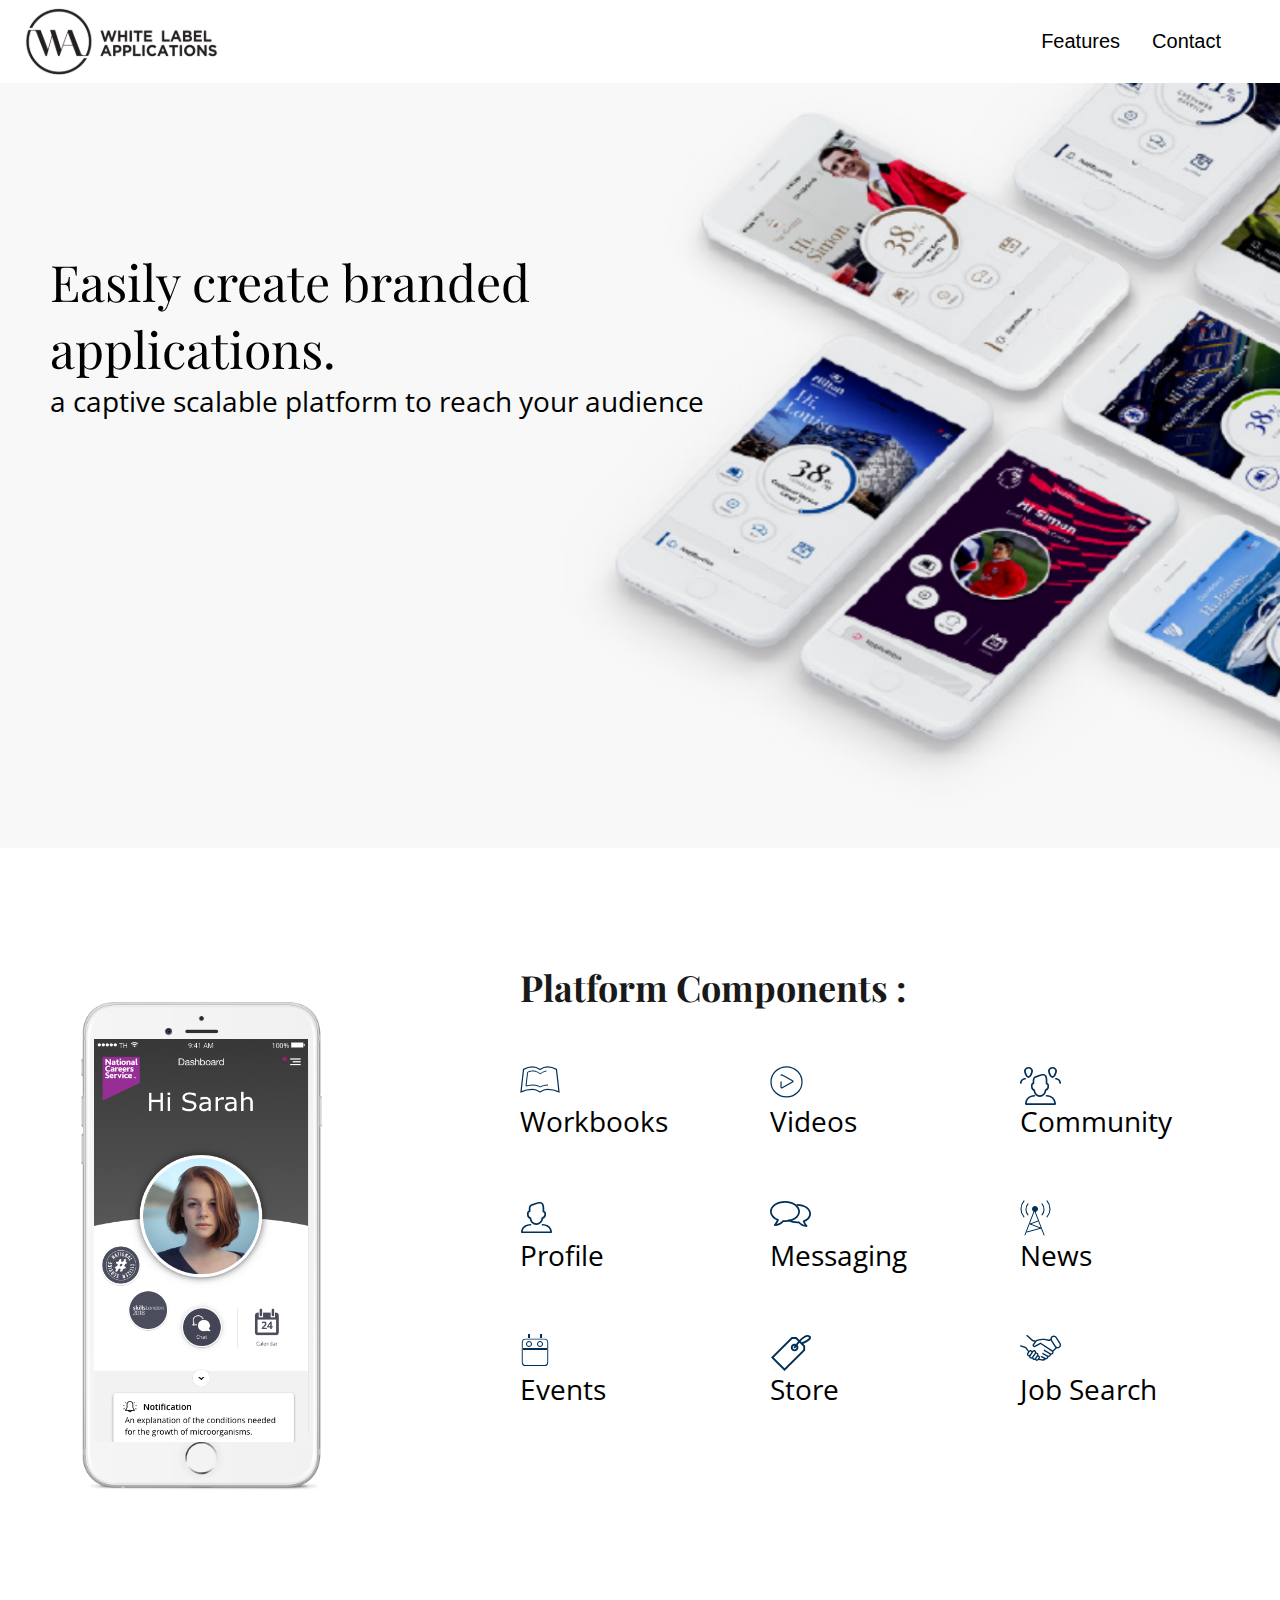
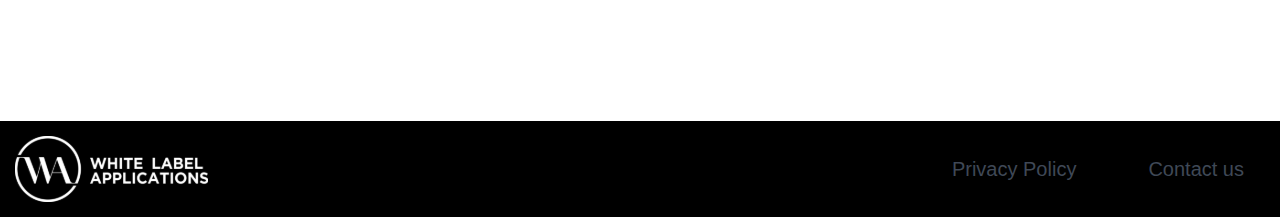
<file: index.html>
<!DOCTYPE html>
<html lang="en">
<head>
    <meta charset="UTF-8">
    <meta name="viewport" content="width=device-width, initial-scale=1.0">
    <meta http-equiv="X-UA-Compatible" content="ie=edge">
    <link rel="stylesheet" href="style.css">
    <link href="https://fonts.googleapis.com/css2?family=Open+Sans:ital,wght@0,300;0,400;0,700;1,300;1,400;1,600&family=Playfair+Display:wght@400;500;700&display=swap" rel="stylesheet">
    <title>White Label</title>
</head>
<body>
    <!-- Header======== -->
    <header>
        <div class="logo">
            <a href="#" data-show="#index">
                <img src="assets/img/logo.svg" alt="">
            </a>
        </div>

        <nav>
            <ul class="nav">
                <li><a href="#" data-show="#index">Features</a></li>
                <li><a href="#" data-show="#contact">Contact</a></li>
            </ul>
        </nav>
    </header>
    <!-- Header End==========-- -->

        <div id="index" class="active">
            <!-- Features__intro -->
            <div class="features__intro">
                <div class="features__main__text">
                    <h1>Easily create branded<br> applications.</h1>
                    <h3>a captive scalable platform to reach your audience </h3>
                </div>
            </div>
            <!-- Features__intro END -->

            <!-- Platform__components -->
            <div class="platform__components">
                <div class="bigger__container">
                    <div class="platform__components__inner">
                        <div class="platform__components__left">
                            <img src="assets/img/phone.svg" alt="">
                        </div>

                        <div class="platform__components__right">
                            <div class="platform__components__right__header">
                                <h4>Platform Components :</h4>
                            </div>
                            
                            <div class="platform__components__right__inner">
                                <div class="platform__components__right__col">
                                    <div class="rigt__col__item">
                                        <div class="rigt__col__item__icon">
                                            <img src="assets/img/platform__components/1.svg" alt="">
                                        </div>
                                        <p>Workbooks</p>
                                    </div>

                                    <div class="rigt__col__item">
                                        <div class="rigt__col__item__icon">
                                            <img src="assets/img/platform__components/2.svg" alt="">
                                        </div>
                                        <p>Profile</p>
                                    </div>

                                    <div class="rigt__col__item">
                                        <div class="rigt__col__item__icon">
                                            <img src="assets/img/platform__components/3.svg" alt="">
                                        </div>
                                        <p>Events</p>
                                    </div>

                                </div>
                                <div class="platform__components__right__col">
                                    <div class="rigt__col__item">
                                        <div class="rigt__col__item__icon">
                                            <img src="assets/img/platform__components/4.svg" alt="">
                                        </div>
                                        <p>Videos</p>
                                    </div>

                                    <div class="rigt__col__item">
                                        <div class="rigt__col__item__icon">
                                            <img src="assets/img/platform__components/5.svg" alt="">
                                        </div>
                                        <p>Messaging</p>
                                    </div>

                                    <div class="rigt__col__item">
                                        <div class="rigt__col__item__icon">
                                            <img src="assets/img/platform__components/6.svg" alt="">
                                        </div>
                                        <p>Store</p>
                                    </div>
                                </div>
                                
                                <div class="platform__components__right__col">
                                    <div class="rigt__col__item">
                                        <div class="rigt__col__item__icon">
                                            <img src="assets/img/platform__components/7.svg" alt="">
                                        </div>
                                        <p>Community</p>
                                    </div>

                                    <div class="rigt__col__item">
                                        <div class="rigt__col__item__icon">
                                            <img src="assets/img/platform__components/8.svg" alt="">
                                        </div>
                                        <p>News</p>
                                    </div>

                                    <div class="rigt__col__item">
                                        <div class="rigt__col__item__icon">
                                            <img src="assets/img/platform__components/9.svg" alt="">
                                        </div>
                                        <p>Job Search</p>
                                    </div>
                                </div>
                            </div>
                        </div>
                    </div>
                </div>
            </div>
            <!-- Platform__components END -->
        </div>

        <div id="contact">
            <!-- Address -->
            <div class="address">
                <div class="address__header">
                    <h1>A dedicated team just a click away</h1>
                    <div class="label__applications">White Label Applications S.à r.l.</div>
                    <p>Siège Socia L-1511 Luxembourg, 121, Avenue de la Faïencerie</p>
                    <p>+352 24 87 24  |  contactus@whitelabelapplications.co.uk</p>
                </div>
    
                <iframe src="https://www.google.com/maps/embed?pb=!1m16!1m12!1m3!1d10339.070314995444!2d6.114686174256175!3d49.620986258322866!2m3!1f0!2f0!3f0!3m2!1i1024!2i768!4f13.1!2m1!1sSi%C3%A8ge%20Socia%20L-1511%20Luxembourg%2C%20121%2C%20Avenue%20de%20la%20Fa%C3%AFencerie!5e0!3m2!1sru!2sua!4v1583752776181!5m2!1sru!2sua" width="600" height="450" frameborder="0" style="border:0;" allowfullscreen=""></iframe>
            </div>
            <!-- Address end -->
    
            <!-- Get in touch -->
            <div class="in__touch">
                <form action="">
                    <div class="in__touch__header">
                        <h1>Get in touch</h1>
                    
    
                        <p>Have questions about our products, need support, or want to ask about<br> anything else?  Let us know and we’ll get back to you.</p>
                    </div>
                    <div class="forms">
                        <p>Name
                        <input type="text">
                        </p>
    
                        <p>Email Address
                        <input type="text">
                        </p>
    
                        <p>Message
                        <textarea class="comment" name="comment"></textarea>    
                        </p> 
                        
                        <div class="verify">
                            <p>Please enter the following characters into the box below:</p>
                            <span>products28</span>
                            <img src="assets/img/arrows.svg" alt="">
                            <input type="text">
                        </div>
    
                        <button class="btn">Send message</button>
                    </div>
                </form>
            </div>
            <!-- Get in touch end -->
        </div>

        <div id="privacy">
            <!-- Content========== -->
            <div class="content">
                <div class="container">
                    <div class="page__header">
                        <h1>Internet Privacy Policy</h1>
                    </div>
    
                    <section class="privacy__content">
                        <article>
                            <h2 class="article__header">1. Introduction and Policy Statement</h1>
    
                            <div class="article__content">
                                <p>
                                    Lorem ipsum dolor sit amet, consectetur adipiscing elit. Nunc laoreet dui posuere dignissim egestas. Suspendisse aliquam imperdiet odio, at consectetur magna. Quisque iaculis, ante ut accumsan pulvinar, elit nulla tincidunt arcu, nec interdum purus sapien at orci. Nullam accumsan dui nec enim aliquam tristique. Nullam id urna venenatis, tempus ligula vel, pellentesque eros. Pellentesque iaculis commodo est, blandit malesuada neque efficitur eu. Cras sit amet neque risus.
                                </p>
    
                                <p>
                                    Nunc nunc orci, lobortis quis leo vitae, vestibulum bibendum arcu. Sed vehicula velit non velit porta, a ornare eros gravida. Nulla ex orci, bibendum et lorem ac, pulvinar aliquet nisi. Praesent at sapien mi. Cras tristique dolor aliquet, mollis sapien sed, suscipit leo. Nunc imperdiet lacus id mollis posuere. Suspendisse nibh tellus, volutpat non lacus non, eleifend scelerisque purus.
                                </p>
                            </div>
                        </article>
    
                        <article>
                            <h2 class="article__header">2. Data Collected</h1>
    
                            <div class="article__content">
                                <p>
                                    Lorem ipsum dolor sit amet, consectetur adipiscing elit. Nunc laoreet dui posuere dignissim egestas. Suspendisse aliquam imperdiet odio, at consectetur magna. Quisque iaculis, ante ut accumsan pulvinar, elit nulla tincidunt arcu, nec interdum purus sapien at orci. Nullam accumsan dui nec enim aliquam tristique. Nullam id urna venenatis, tempus ligula vel, pellentesque eros. Pellentesque iaculis commodo est, blandit malesuada neque efficitur eu. Cras sit amet neque risus.
                                </p>
    
                                <p>
                                    Nunc nunc orci, lobortis quis leo vitae, vestibulum bibendum arcu. Sed vehicula velit non velit porta, a ornare eros gravida. Nulla ex orci, bibendum et lorem ac, pulvinar aliquet nisi. Praesent at sapien mi. Cras tristique dolor aliquet, mollis sapien sed, suscipit leo. Nunc imperdiet lacus id mollis posuere. Suspendisse nibh tellus, volutpat non lacus non, eleifend scelerisque purus.
                                </p>
    
                                <p>
                                    Nunc nunc orci, lobortis quis leo vitae, vestibulum bibendum arcu. Sed vehicula velit non velit porta, a ornare eros gravida. Nulla ex orci, bibendum et lorem ac, pulvinar aliquet nisi. Praesent at sapien mi. Cras tristique dolor aliquet, mollis sapien sed, suscipit leo. Nunc imperdiet lacus id mollis posuere. Suspendisse nibh tellus, volutpat non lacus non, eleifend scelerisque purus.
                                </p>
                            </div>
                        </article>
    
                        <article>
                            <h2 class="article__header">3. Use of Personal Data</h2>
    
                            <div class="article__content">
                                <p>
                                    Lorem ipsum dolor sit amet, consectetur adipiscing elit. Nunc laoreet dui posuere dignissim egestas. Suspendisse aliquam imperdiet odio, at consectetur magna. Quisque iaculis, ante ut accumsan pulvinar, elit nulla tincidunt arcu, nec interdum purus sapien at orci. Nullam accumsan dui nec enim aliquam tristique. Nullam id urna venenatis, tempus ligula vel, pellentesque eros. Pellentesque iaculis commodo est, blandit malesuada neque efficitur eu. Cras sit amet neque risus.
                                </p>
    
                                <p>
                                    Nullam accumsan dui nec enim aliquam tristique.
                                </p>
    
                                <ul>
                                    <li>
                                        <p>
                                            Lorem ipsum dolor sit amet, consectetur adipiscing elit. Nunc laoreet dui posuere dignissim egestas. Suspendisse aliquam imperdiet odio, at consectetur magna.
                                        </p>
                                    </li>
    
                                    <li>
                                        <p>
                                            Lorem ipsum dolor sit amet, consectetur adipiscing elit. Nunc laoreet dui posuere dignissim egestas. Suspendisse aliquam imperdiet odio, at consectetur magna.
                                        </p>
                                    </li>
    
                                    <li>
                                        <p>
                                            Lorem ipsum dolor sit amet, consectetur adipiscing elit. Nunc laoreet dui posuere dignissim egestas. Suspendisse aliquam imperdiet odio, at consectetur magna.
                                        </p>
                                    </li>
    
                                    <li>
                                        <p>
                                            Lorem ipsum dolor sit amet, consectetur adipiscing elit. Nunc laoreet dui posuere dignissim egestas. Suspendisse aliquam imperdiet odio, at consectetur magna.
                                        </p>
                                    </li>
                                </ul>
                            </div>
                        </article>
                    </section>
                </div>    
            </div>
            <!-- Content end -->
        </div>

        <!-- Footer -->
        <footer>
            <div class="footer__inner">
                <div class="footer__logo">
                    <a href="">
                        <img src="assets/img/footer-logo.svg" alt="">
                    </a>
                </div>

                <div class="footer__text">
                    <div class="footer__text__item">
                        <ul class="footer__nav">
                            <li>
                                <a href="#" data-show="#privacy">Privacy Policy</a>
                            </li>

                            <li>
                                <a href="#" data-show="#contact">Contact us</a>
                            </li>
                        </ul>
                    </div>
                </div>
            </div>
        </footer>
        <!-- Footer END -->
    <script src="script.js"></script>
</body>
</html>
</file>
<file: style.css>
/* Main styles============== */

html {
    font-size: 15px;
  }
  
  body {
    margin: 0;
    padding: 0;
    font-family: 'Montserrat', sans-serif;
    font-size: 1rem;
  }

  #contact,
  #privacy,
  #index {
    display: none;
  }

  #index.active {
    display: block;
  }

  #contact.active {
    display: block;
  }

  #privacy.active {
    display: block;
  }
  
  *,
  ::after,
  ::before {
    margin: 0;
    padding: 0;
    box-sizing: border-box;
  }

.container {
  max-width: 970px;
  width: 100%;
  margin: 0 auto;
  padding: 0 15px;
}


/* PRIVACY PAGE======================= */
/* Header======== */
header {
  margin: 0 auto;
  max-width: 1440px;
  width: 100%;
  display: flex;
  justify-content: space-between;
  align-items: center;
  padding: 8px 43px 8px 23px;
}

.logo a img {
  display: block;
  pointer-events: none;
}

.logo a img:focus {
  outline: none;
}

.nav {
  display: flex;
  list-style-type: none;
}

.nav li a {
  color: black;
  text-decoration: none;
  padding: 8px 16px;
  font-size: 20px;
  font-weight: 500;
}

.nav li {
  position: relative;
}

.nav li::after {
  position: absolute;
  content: "";
  height: 2px;
  width: 65%;
  background-color: #000;
  bottom: 0;
  left: 18px;
  transform: scale(0);
  transition: .2s linear;
}

.nav li:hover::after{
  transform: scale(1);
}

/* Content=========== */

.content {
  margin-bottom: 230px;
  font-family: 'Open Sans', sans-serif;
}

.page__header {
  text-align: center;
  position: relative;
  margin: 170px 0 143px;
  font-family: 'Open Sans', sans-serif;
}

.page__header h1 {
  font-size: 46px;
  color: #5e657a;
  font-weight: 400;
}

.page__header::after {
  content: "";
  display: block;
  height: 2px;
  width: 300px;
  background-color: rgba(0, 0, 0, 0.05);
  position: absolute;
  top: 110px;
  left: 50%;
  transform: translateX(-50%);
  z-index: 1;
}

.article__header {
  margin-bottom: 13px;
  font-size: 18px;
  line-height: 42px;
  color: #323548;
  font-weight: 300;
}

.article__content p {
  margin-bottom: 30px;
  color: #4a4a4a;
  font-size: 14px;
  line-height: 23px;
}

.article__content p:last-child {
  margin-bottom: 0;
}

.privacy__content article {
  margin-bottom: 86px;
}

.privacy__content article:last-child {
  margin-bottom: 0;
}

.privacy__content article ul {
  margin-left: 30px;
}

.privacy__content article ul li {
  padding-left: 35px;
  margin-bottom: 14px;
}

/* Footer=========== */

footer {
  background-color: #000;
  padding: 0 0 0 15px;
}

.footer__logo a img {
  display: block;
}

.footer__inner {
  max-width: 1470px;
  width: 100%;
  margin: 0 auto;
  display: flex;
  justify-content: space-between;
  align-items: center;
  padding: 15px 0;
}

.footer__nav {
  display: flex;
  list-style-type: none;
}

.footer__nav li a {
  padding: 36px;
  text-decoration: none;
  color: #3f4856;
  font-weight: 400;
  transition: .2s linear;
  font-size: 20px;
}

.footer__nav li a:hover {
  background-color: #4a90e2;
  color: #fff;
}

/* Media for privacy page ============== */

@media (max-width: 576px) {
  .logo a img {
    width: 83%;
  }

  .footer__logo a img  {
    width: 79%;
  }

  .nav li a {
    font-size: 18px;
  }

  .page__header h1 {
    font-size: 37px;
  }

  .footer__logo {
    width: 40%;
  }

  .footer__nav li a {
    padding: 17px 13px;
    font-size: 16px;
  }
}

@media (max-width: 400px) {
  header {
    padding: 10px 10px 10px 10px;
  }

  .nav li a {
    font-size: 14px;
  }

  .article__header {
    font-size: 17px;
  }

  .content {
    margin-bottom: 150px;
  }

  article ul {
    margin-left: 20px;
  }

  article ul li {
    padding-left: 10px;
  }

  .footer__text {
    width: 60%;
  }

  .footer__nav li a {
    padding: 21px 6px;
    font-size: 14px;
  }
}









/* NEW PAGE================================ */
/* Contact Page===========================  */

.address {
  margin-top: 180px;
  font-family: 'Open Sans', sans-serif;
}

.address__header h1 {
  margin-bottom: 30px;
  color: #2f3841;
  font-size: 46px;
  font-weight: 400;
}

.address__header {
  text-align: center;
  margin-bottom: 43px;
  padding: 0 15px;
}

.address__header p {
  color: #545454;
  font-size: 16px;
  line-height: 23px;
  font-weight: 300;
  margin-bottom: 5px;
}

.label__applications {
  font-weight: 600;
  color: #4d4a6c;
  font-size: 18px;
  line-height: 23px;
}

iframe {
  width: 100%;
}

/* Get in touch=========== */
.in__touch {
  margin-top: 113px;
  margin-bottom: 300px;
  position: relative;
  padding: 0 15px;
  font-family: 'Open Sans', sans-serif;
}

.in__touch:after {
  content: "";
  display: block;
  width: 100%;
  max-width: 940px;
  height: 2px;
  background-color: rgba(0, 0, 0, 0.05);
  position: absolute;
  bottom: -120px;
  left: 50%;
  transform: translateX(-50%);
}

.in__touch__header {
  text-align: center;
  margin-bottom: 50px;
}

.in__touch__header h1 {
  color: #323548;
  font-weight: 300;
  line-height: 42px;
  font-size: 28px;
  margin-bottom: 11px;
}

.in__touch p {
  font-size: 18px;
  font-weight: 300;
  color: #323548;
}

.forms {
  max-width: 460px;
  margin: 0 auto;
}

.forms p {
  line-height: 35px;
  margin-bottom: 15px;
  font-size: 16px;
  color: #4a4a4a;
}

.forms input {
  width: 100%;
  border-radius: 3px;
  border: 1px solid #d1d1d1;
  font-size: 35px;
}

.comment {
  height: 150px;
  width: 100%;
  border-radius: 3px;
  border: 1px solid #d1d1d1;
}

.verify span {
  padding: 7px 12px;
  background-image: url('assets/img/Rectangle_101_Copy_6.svg');
  background-color: #141417;
  color: #b2b2b3;
  font-size: 24px;
  font-weight: 400;
  border-radius: 3px;
  border: 1px solid #323548;
  vertical-align: text-bottom;
}

.verify input {
  font-size: 37px;
  max-width: 263px;
  border-radius: 3px;
  border: 1px solid #d1d1d1;
  background-color: #ffffff;
}

.verify img {
  margin: 0 6px;
}

.verify p {
  font-size: 14px;
  font-weight: 300;
  line-height: 20px;
  margin-bottom: 0;
  font-style: italic;
  margin-bottom: 4px;
}

.btn {
  border-radius: 35px;
  background-color: #4a90e2;
  border: none;
  display: inline-block;
  width: 100%;
  font-size: 14px;
  font-weight: 700;
  color: #fff;
  padding: 12px 0;
  margin-top: 40px;
  text-transform: uppercase;
  cursor: pointer;
  transition: .2s linear;
}

.btn:hover {
  background-color: #98b2cf;
}

.btn:focus {
  outline: none;
  width: 100%;
}
 
/* Media for contact page======= */

@media(max-width:775px) {
  .in__touch {
    margin: 50px 0;
  }

  .in__touch::after {
    display: none;
  }
}

@media(max-width: 575px) {
  .address__header h1 {
    font-size: 40px;
  }
  
  .address {
    margin-top: 100px;
  }

  .in__touch p {
    font-size: 16px;
  }

  .verify span {
    font-size: 16px;
    vertical-align: super;
    padding: 7px 4px;
  }

  .verify img {
    margin: 0;
  }

  .verify input {
    max-width: 56%;
  }
}



/* NEW PAGE===================== */
/* FEATURES PAGE */

.features__intro {
  min-height: 765px;
  background-color: #f8f8f8;
  position: relative;
  background-image: url('assets/img/Bitmap.svg');
  background-position: bottom 25px right -165px;
  background-repeat: no-repeat;
  background-size: contain;
}

.features__intro img {
  position: absolute;
  top: 0;
  right: 0;
  z-index: 1;
}

.features__main__text {
  padding-top: 165px;
  padding-left: 10px;
  margin: 0 auto;
  max-width: 1200px;
  width: 100%;
}

.features__main__text h1 {
  font-size: 50px;
  font-weight: 400;
  font-family: 'Playfair Display', serif;
}

.features__main__text h3 {
  font-size: 28px;
  font-family: 'Open Sans', sans-serif;
  font-weight: 400;
}

/* Features__intro */

.platform__components {
  padding: 115px 0 185px;
}

.platform__components__inner {
  display: flex;
}

.bigger__container {
  max-width: 1230px;
  width: 100%;
  padding: 0 15px;
  margin: 0 auto;
}

.platform__components__left {
  flex: 1 1 40%;
}

.platform__components__left img {
  max-width: 100%;
  height: auto;
}

.platform__components__right {
  flex: 1 1 60%;
}

.platform__components__right__header {
  margin-bottom: 55px;
}

.platform__components__right__header h4 {
  color: #1a1919;
  font-size: 36px;
  font-weight: 700;
  font-family: 'Playfair Display',serif;
}

.platform__components__right__inner {
  display: flex;
  margin: 0 -15px;
  align-items: center;
}

.platform__components__right__col {
  flex: 1 1 33.333%;
  padding: 0 15px;
}

.rigt__col__item {
  margin-bottom: 60px;
}

.rigt__col__item__icon {
  height: 36px;
}

.rigt__col__item__icon img {
  display: block;
}

.rigt__col__item p {
  font-size: 28px;
  font-family: 'Open Sans', sans-serif;
}

.rigt__col__item img {
  margin-bottom: 3px;
}

/* Media for features page */

@media(max-width: 990px) {

  .features__intro  {
    min-height: 615px;
  }

  .features__main__text {
    max-width: 520px;
    margin: 0;
  }
}

@media(max-width: 770px) {
  .features__intro  {
    min-height: 450px;
  }
  
  .features__main__text {
    padding-top: 50px;
  }

  .platform__components {
    padding: 50px 0 50px;
  }

  .platform__components__inner {
    flex-wrap: wrap;
  }

  .platform__components__left {
    text-align: center;
    flex: 1 1 100%;
  }


}


@media(max-width: 575px) {

  .platform__components__right__inner {
    text-align: center;
  }

  .rigt__col__item__icon img {
    margin: 0 auto;
  }
  
  .rigt__col__item p {
    font-size: 14px;
  }

  .platform__components {
    padding: 0;
  }
}
</file>
